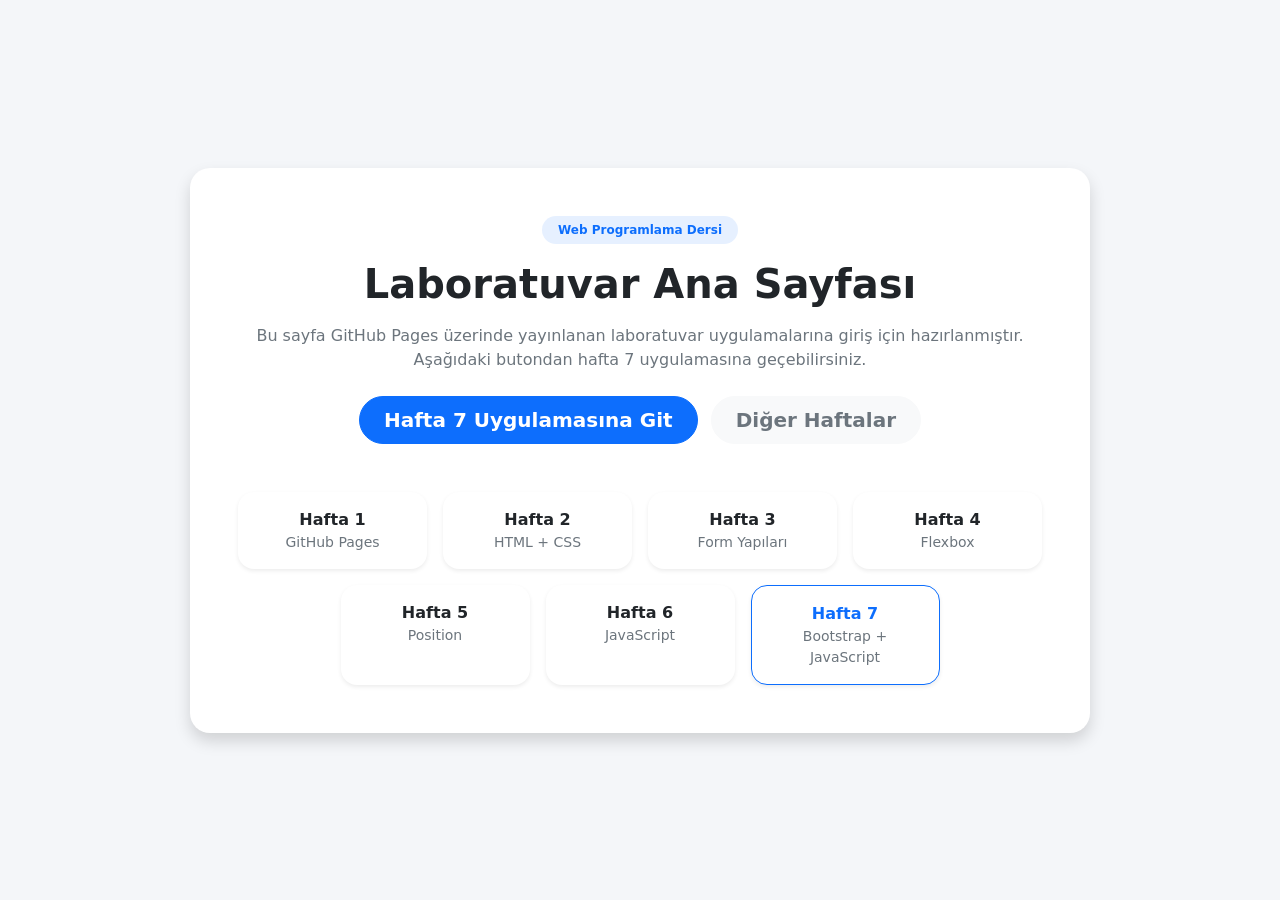
<file: index/index.html>
<!DOCTYPE html>
<html lang="tr">
<head>
    <meta charset="UTF-8">
    <meta name="viewport" content="width=device-width, initial-scale=1.0">
    <title>Laboratuvar Ana Sayfası</title>
    <link href="https://cdn.jsdelivr.net/npm/bootstrap@5.3.3/dist/css/bootstrap.min.css" rel="stylesheet">
    <style>
        body { 
            background-color: #f4f6f9; 
            display: flex; justify-content: center; align-items: center; 
            min-height: 100vh; padding: 20px;
        }
        .hub-card { max-width: 900px; width: 100%; border-radius: 20px; }
        .week-card { transition: transform 0.2s; text-decoration: none; color: inherit; }
        .week-card:hover { transform: translateY(-5px); box-shadow: 0 10px 20px rgba(0,0,0,0.1) !important; }
    </style>
</head>
<body>
    <div class="card shadow border-0 hub-card p-4 p-md-5 bg-white">
        
        <div class="text-center mb-5">
            <span class="badge bg-primary bg-opacity-10 text-primary rounded-pill px-3 py-2 mb-3">Web Programlama Dersi</span>
            <h1 class="fw-bold mb-3">Laboratuvar Ana Sayfası</h1>
            <p class="text-secondary">Bu sayfa GitHub Pages üzerinde yayınlanan laboratuvar uygulamalarına giriş için hazırlanmıştır. Aşağıdaki butondan hafta 7 uygulamasına geçebilirsiniz.</p>
            <div class="mt-4">
                <a href="hafta7.html" class="btn btn-primary btn-lg px-4 me-2 rounded-pill fw-semibold">Hafta 7 Uygulamasına Git</a>
                <button class="btn btn-light btn-lg px-4 rounded-pill fw-semibold text-secondary">Diğer Haftalar</button>
            </div>
        </div>

        <div class="row g-3 justify-content-center">
            <div class="col-6 col-md-3">
                <a href="#" class="card week-card shadow-sm border-0 text-center p-3 h-100 rounded-4">
                    <div class="fw-bold text-dark">Hafta 1</div><div class="text-secondary small">GitHub Pages</div>
                </a>
            </div>
            <div class="col-6 col-md-3">
                <a href="cv.html" class="card week-card shadow-sm border-0 text-center p-3 h-100 rounded-4">
                    <div class="fw-bold text-dark">Hafta 2</div><div class="text-secondary small">HTML + CSS</div>
                </a>
            </div>
            <div class="col-6 col-md-3">
                <a href="cv.html" class="card week-card shadow-sm border-0 text-center p-3 h-100 rounded-4">
                    <div class="fw-bold text-dark">Hafta 3</div><div class="text-secondary small">Form Yapıları</div>
                </a>
            </div>
            <div class="col-6 col-md-3">
                <a href="flexbox.html" class="card week-card shadow-sm border-0 text-center p-3 h-100 rounded-4">
                    <div class="fw-bold text-dark">Hafta 4</div><div class="text-secondary small">Flexbox</div>
                </a>
            </div>
            <div class="col-6 col-md-3">
                <a href="lab-position.html" class="card week-card shadow-sm border-0 text-center p-3 h-100 rounded-4">
                    <div class="fw-bold text-dark">Hafta 5</div><div class="text-secondary small">Position</div>
                </a>
            </div>
            <div class="col-6 col-md-3">
                <a href="calculator.html" class="card week-card shadow-sm border-0 text-center p-3 h-100 rounded-4">
                    <div class="fw-bold text-dark">Hafta 6</div><div class="text-secondary small">JavaScript</div>
                </a>
            </div>
            <div class="col-6 col-md-3">
                <a href="hafta7.html" class="card week-card shadow-sm border-primary text-center p-3 h-100 rounded-4">
                    <div class="fw-bold text-primary">Hafta 7</div><div class="text-secondary small">Bootstrap + JavaScript</div>
                </a>
            </div>
        </div>

    </div>
</body>
</html>
</file>
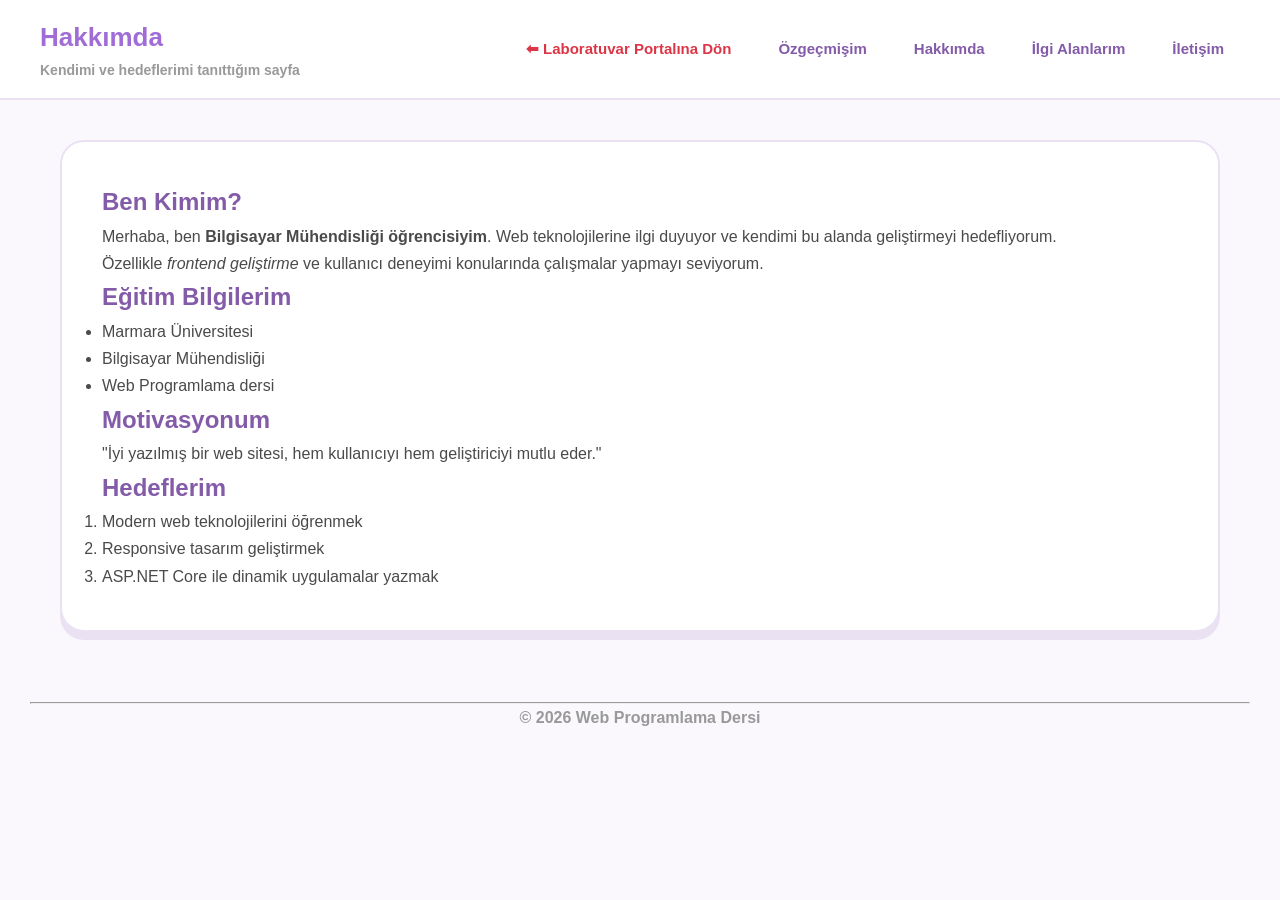
<file: index/about.html>
<!DOCTYPE html>
<html lang="tr">
<head>
    <meta charset="UTF-8">
    <title>Hakkımda</title>
    <link rel="stylesheet" href="../styles/style.css">
</head>
<body>
    <header>
        <div class="header-left">
            <h1>Hakkımda</h1>
            <p>Kendimi ve hedeflerimi tanıttığım sayfa</p>
        </div>
        <nav>
            <ul>
                <li><a href="index.html" style="color: #dc3545; font-weight: bold;">⬅ Laboratuvar Portalına Dön</a></li>
                <li><a href="cv.html">Özgeçmişim</a></li>
                <li><a href="about.html">Hakkımda</a></li>
                <li><a href="interests.html">İlgi Alanlarım</a></li>
                <li><a href="contact.html">İletişim</a></li>
            </ul>
        </nav>
    </header>

    <main class="container">
        <div class="content" style="width: 100%;">
            <h2>Ben Kimim?</h2>
            <p>Merhaba, ben <strong>Bilgisayar Mühendisliği öğrencisiyim</strong>. Web teknolojilerine ilgi duyuyor ve kendimi bu alanda geliştirmeyi hedefliyorum.</p>
            <p>Özellikle <em>frontend geliştirme</em> ve kullanıcı deneyimi konularında çalışmalar yapmayı seviyorum.</p>

            <h2>Eğitim Bilgilerim</h2>
            <ul>
                <li>Marmara Üniversitesi</li>
                <li>Bilgisayar Mühendisliği</li>
                <li>Web Programlama dersi</li>
            </ul>

            <h2>Motivasyonum</h2>
            <blockquote>
                "İyi yazılmış bir web sitesi, hem kullanıcıyı hem geliştiriciyi mutlu eder."
            </blockquote>

            <h2>Hedeflerim</h2>
            <ol>
                <li>Modern web teknolojilerini öğrenmek</li>
                <li>Responsive tasarım geliştirmek</li>
                <li>ASP.NET Core ile dinamik uygulamalar yazmak</li>
            </ol>
        </div>
    </main>

    <footer>
        <hr>
        <p>&copy; 2026 Web Programlama Dersi</p>
    </footer>
</body>
</html>
</file>
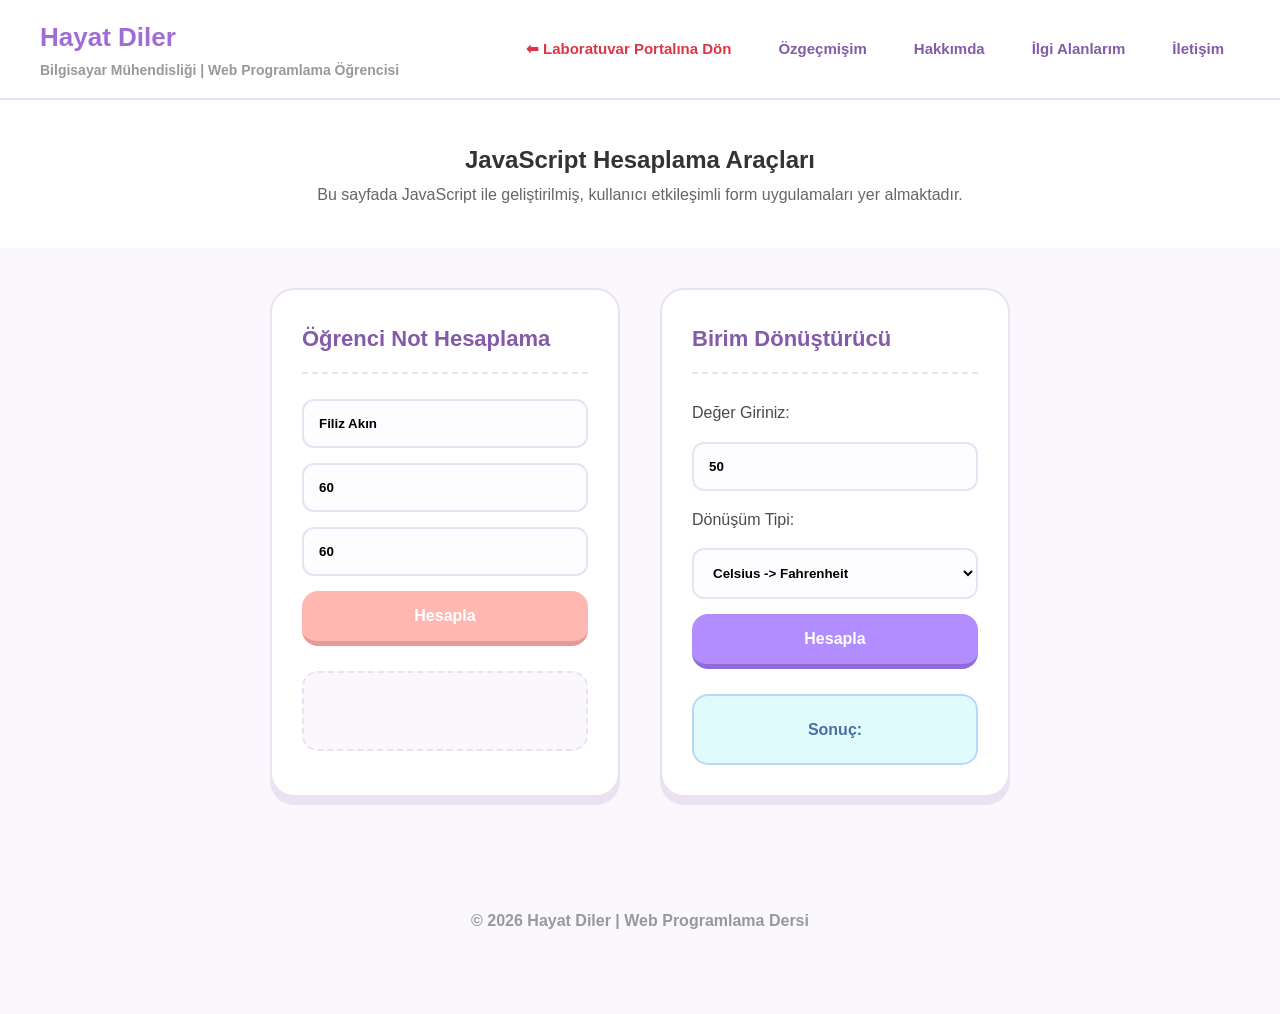
<file: index/calculator.html>
<!DOCTYPE html>
<html lang="tr">
<head>
    <meta charset="UTF-8">
    <title>JavaScript Uygulamaları - Hayat Diler</title>
    <link rel="stylesheet" href="../styles/style.css">
</head>
<body>
    <header>
        <div class="header-left">
            <h1>Hayat Diler</h1>
            <p>Bilgisayar Mühendisliği | Web Programlama Öğrencisi</p>
        </div>
        <nav>
            <ul>
                <li><a href="index.html" style="color: #dc3545; font-weight: bold;">⬅ Laboratuvar Portalına Dön</a></li>
        
                <li><a href="cv.html">Özgeçmişim</a></li>
                <li><a href="about.html">Hakkımda</a></li>
                <li><a href="interests.html">İlgi Alanlarım</a></li>
                <li><a href="contact.html">İletişim</a></li>
            </ul>
        </nav>
    </header>

    <main style="padding: 40px 20px; text-align: center; background-color: #fff;">
        <h2 style="color: #333; margin-top: 0;">JavaScript Hesaplama Araçları</h2>
        <p style="color: #666;">Bu sayfada JavaScript ile geliştirilmiş, kullanıcı etkileşimli form uygulamaları yer almaktadır.</p>
    </main>

    <div class="js-apps-container">
        
        <div class="app-card">
            <h3>Öğrenci Not Hesaplama</h3>
            <input type="text" id="adSoyad" placeholder="Ad Soyad" value="Filiz Akın">
            <input type="number" id="vizeNotu" placeholder="Vize Notu" value="60">
            <input type="number" id="finalNotu" placeholder="Final Notu" value="60">
            <button onclick="hesaplaNot()">Hesapla</button>
            <div id="notSonuc" class="result-box"></div>
        </div>

        <div class="app-card">
            <h3>Birim Dönüştürücü</h3>
            <label>Değer Giriniz:</label>
            <input type="number" id="donusumDegeri" value="50">
            
            <label>Dönüşüm Tipi:</label>
            <select id="donusumTipi">
                <option value="c_to_f">Celsius -> Fahrenheit</option>
                <option value="m_to_km">Metre -> Kilometre</option>
                <option value="kg_to_g">Kilogram -> Gram</option>
            </select>
            
            <button onclick="hesaplaDonusum()" class="btn-blue">Hesapla</button>
            <div id="donusumSonuc" class="result-box-green">Sonuç: </div>
        </div>

    </div>

    <footer>
        <p>&copy; 2026 Hayat Diler | Web Programlama Dersi</p>
    </footer>

    <script>
        // Uygulama 1: Öğrenci Not Hesaplama
        function hesaplaNot() {
            let isim = document.getElementById("adSoyad").value;
            let vize = parseFloat(document.getElementById("vizeNotu").value);
            let final = parseFloat(document.getElementById("finalNotu").value);
            
            // Ortalama hesabı: Vize %40, Final %60
            let ortalama = (vize * 0.4) + (final * 0.6);
            
            // Durum kontrolü (>= 50 ise Geçti)
            let durum = ortalama >= 50 ? "Geçti" : "Kaldı";
            
            // Basit harf notu algoritması
            let harf = "FF";
            if(ortalama >= 85) harf = "AA";
            else if(ortalama >= 70) harf = "BB";
            else if(ortalama >= 60) harf = "CB";
            else if(ortalama >= 50) harf = "CC";

            // Sonucu HTML'e yazdırma
            let sonucAlani = document.getElementById("notSonuc");
            sonucAlani.innerHTML = `<strong>${isim}</strong><br>
                                    Ortalama: ${ortalama.toFixed(2)}<br>
                                    Harf Notu: ${harf}<br>
                                    Durum: ${durum}`;
        }

        // Uygulama 2: Birim Dönüştürücü
        function hesaplaDonusum() {
            let deger = parseFloat(document.getElementById("donusumDegeri").value);
            let tip = document.getElementById("donusumTipi").value;
            let sonuc = 0;

            // Seçilen tipe göre işlem yapma
            if (tip === "c_to_f") {
                sonuc = (deger * 9/5) + 32; // Celsius -> Fahrenheit
            } else if (tip === "m_to_km") {
                sonuc = deger / 1000;       // Metre -> Kilometre
            } else if (tip === "kg_to_g") {
                sonuc = deger * 1000;       // Kilogram -> Gram
            }

            // Sonucu yazdırma ve ondalık formatı düzenleme
            document.getElementById("donusumSonuc").innerText = `Sonuç: ${sonuc}`;
        }
    </script>
</body>
</html>
</file>
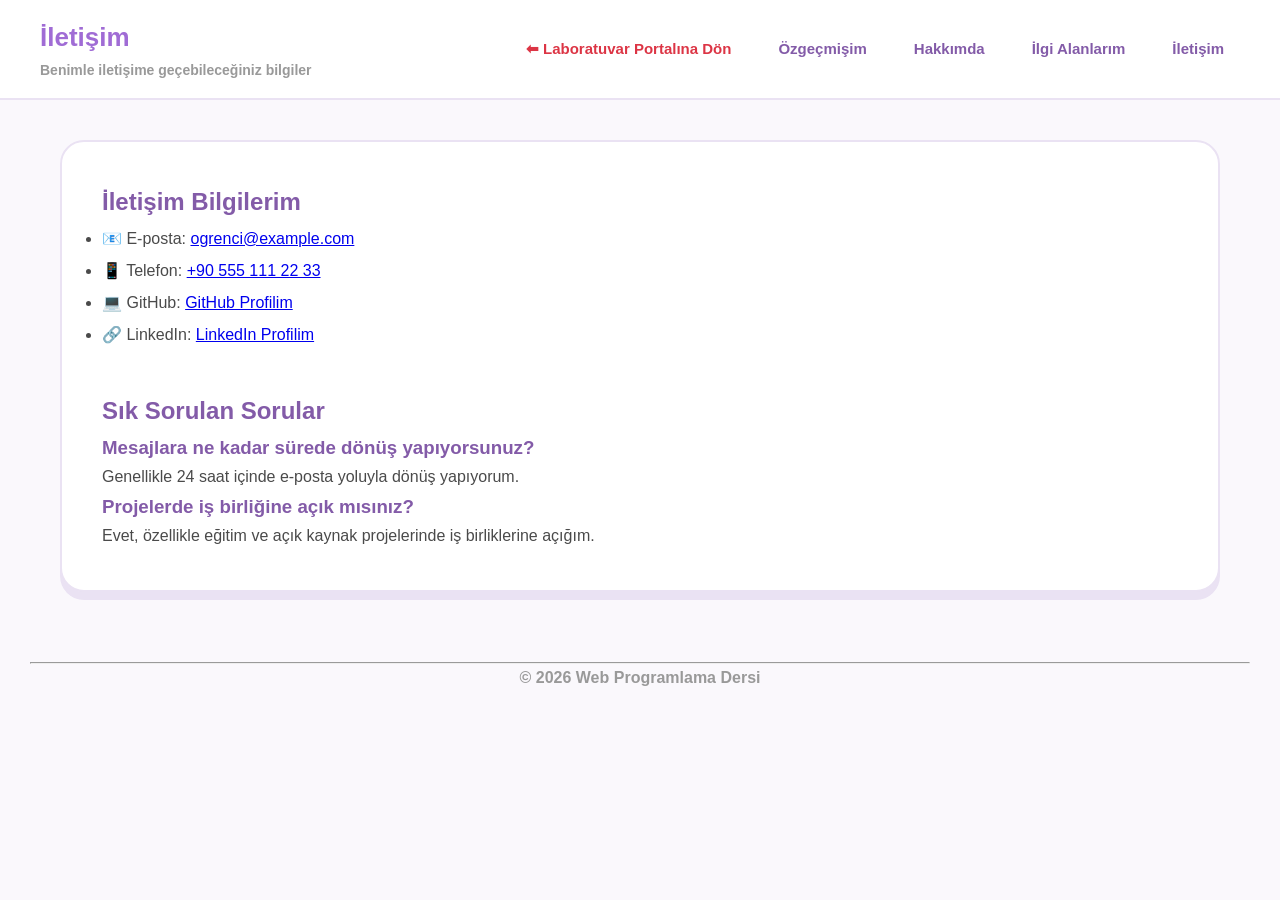
<file: index/contact.html>
<!DOCTYPE html>
<html lang="tr">
<head>
    <meta charset="UTF-8">
    <title>İletişim</title>
    <link rel="stylesheet" href="../styles/style.css">
</head>
<body>

    <header>
        <div class="header-left">
            <h1>İletişim</h1>
            <p>Benimle iletişime geçebileceğiniz bilgiler</p>
        </div>
        <nav>
            <ul>
                <li><a href="index.html" style="color: #dc3545; font-weight: bold;">⬅ Laboratuvar Portalına Dön</a></li>
                <li><a href="cv.html">Özgeçmişim</a></li>
                <li><a href="about.html">Hakkımda</a></li>
                <li><a href="interests.html">İlgi Alanlarım</a></li>
                <li><a href="contact.html">İletişim</a></li>
            </ul>
        </nav>
    </header>

    <main class="container">
        <div class="content" style="width: 100%;">
            <section>
                <h2>İletişim Bilgilerim</h2>
                <ul style="line-height: 2;">
                    <li>📧 E-posta: <a href="mailto:ogrenci@example.com">ogrenci@example.com</a></li> 
                    <li>📱 Telefon: <a href="tel:+905551112233">+90 555 111 22 33</a></li>
                    <li>💻 GitHub: <a href="https://github.com" target="_blank">GitHub Profilim</a></li> 
                    <li>🔗 LinkedIn: <a href="https://linkedin.com" target="_blank">LinkedIn Profilim</a></li>
                </ul>
            </section>

            <section style="margin-top: 40px;">
                <h2>Sık Sorulan Sorular</h2>
                <h3>Mesajlara ne kadar sürede dönüş yapıyorsunuz?</h3>
                <p>Genellikle 24 saat içinde e-posta yoluyla dönüş yapıyorum.</p>
                
                <h3>Projelerde iş birliğine açık mısınız?</h3>
                <p>Evet, özellikle eğitim ve açık kaynak projelerinde iş birliklerine açığım.</p>
            </section>
        </div>
    </main>

    <footer>
        <hr>
        <p>&copy; 2026 Web Programlama Dersi</p>
    </footer>
</body>
</html>
</file>
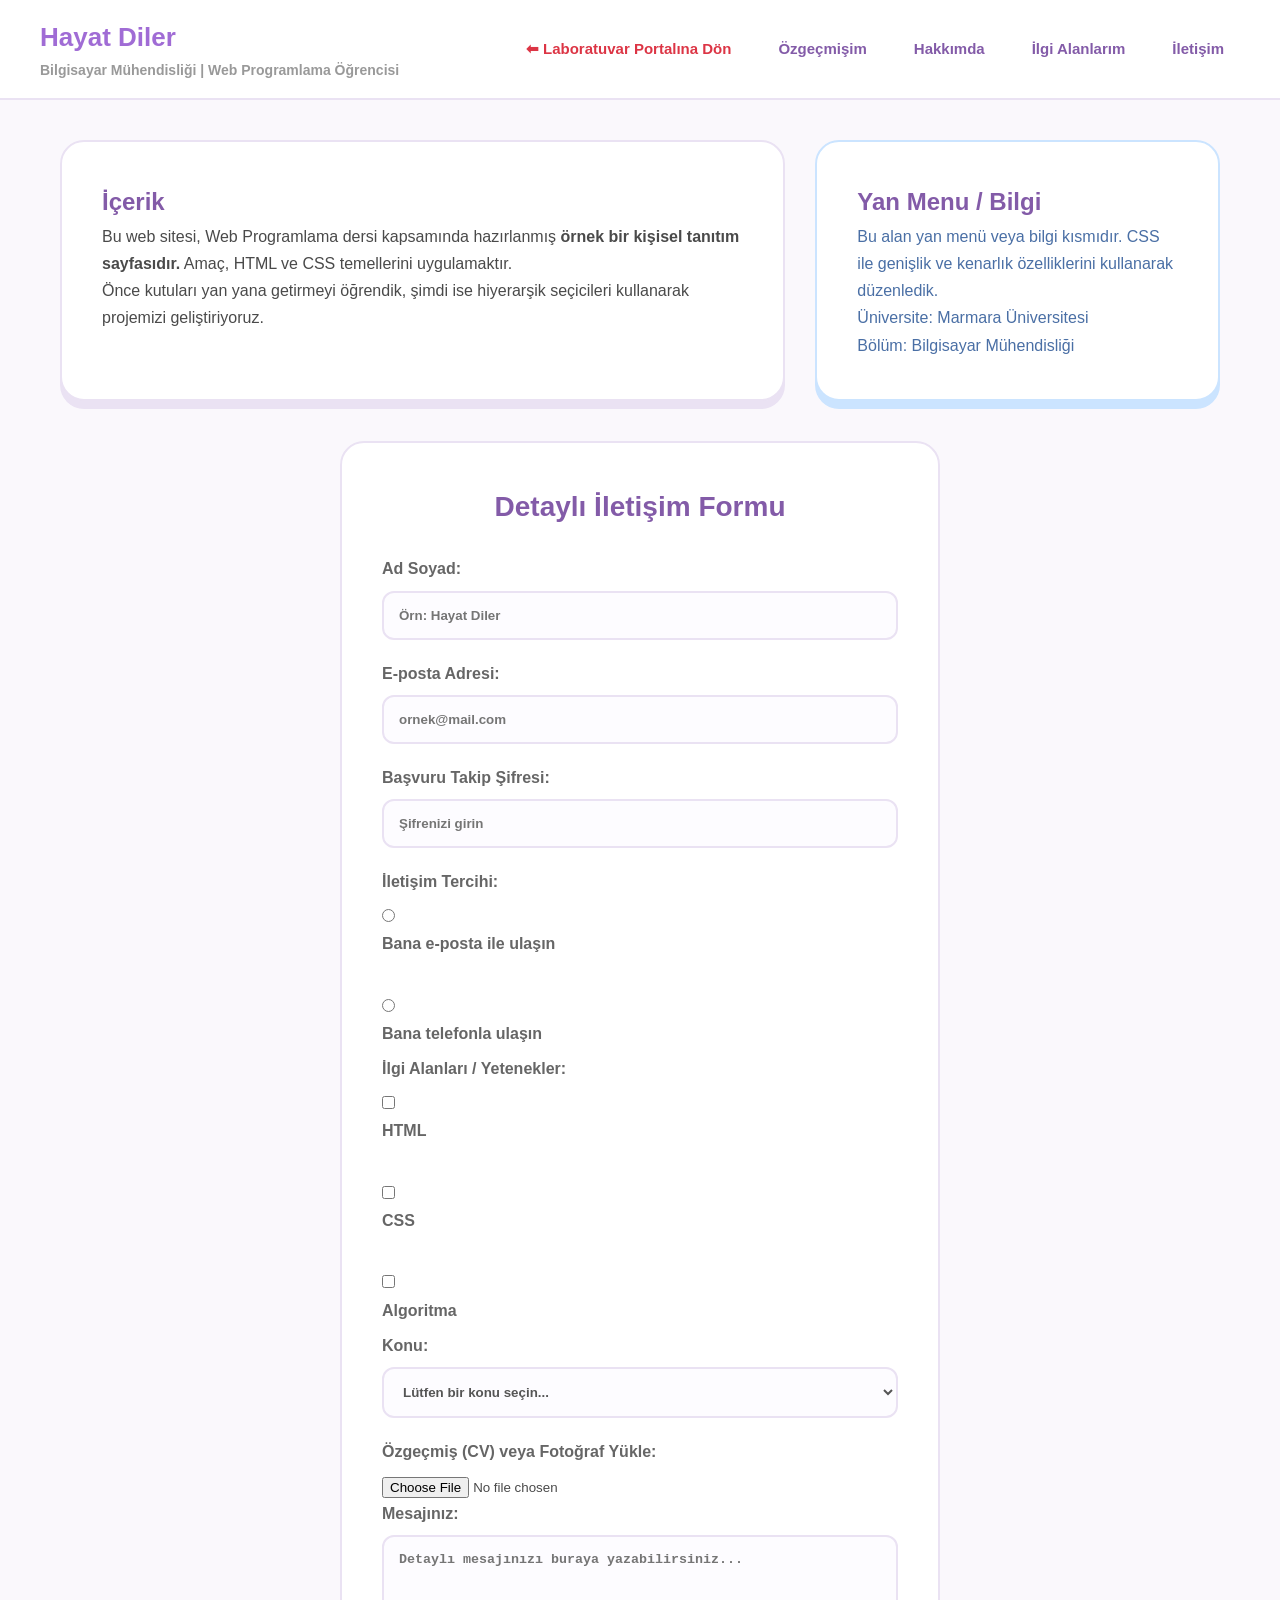
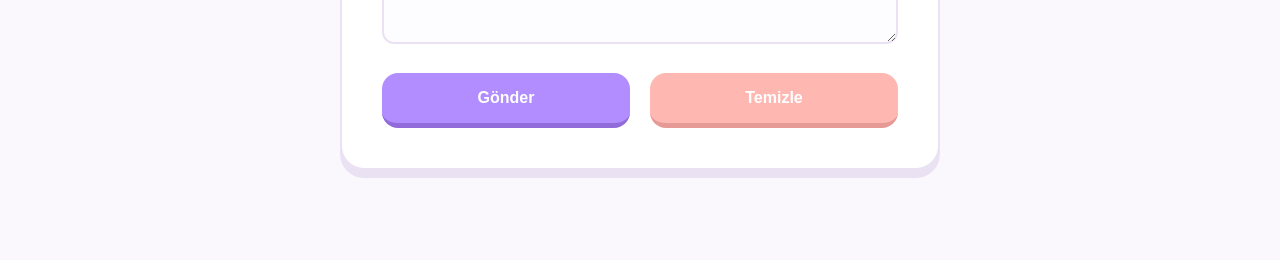
<file: index/cv.html>
<!DOCTYPE html>
<html lang="tr">
<head>
    <meta charset="UTF-8">
    <title>Ana Sayfa - Hayat Diler</title>
    <link rel="stylesheet" href="../styles/style.css">
</head>
<body>
    <header>
        <div class="header-left">
            <h1>Hayat Diler</h1>
            <p>Bilgisayar Mühendisliği | Web Programlama Öğrencisi</p>
        </div>
        <nav>
            <ul>
                <li><a href="index.html" style="color: #dc3545; font-weight: bold;">⬅ Laboratuvar Portalına Dön</a></li>
        
                <li><a href="cv.html">Özgeçmişim</a></li>
                <li><a href="about.html">Hakkımda</a></li>
                <li><a href="interests.html">İlgi Alanlarım</a></li>
                <li><a href="contact.html">İletişim</a></li>
            </ul>
        </nav>
    </header>

    <main class="container">
        <section class="content">
            <h2>İçerik</h2>
            <p>Bu web sitesi, Web Programlama dersi kapsamında hazırlanmış <strong>örnek bir kişisel tanıtım sayfasıdır.</strong> Amaç, HTML ve CSS temellerini uygulamaktır.</p>
            <p>Önce kutuları yan yana getirmeyi öğrendik, şimdi ise hiyerarşik seçicileri kullanarak projemizi geliştiriyoruz.</p>
        </section>

        <aside class="sidebar">
            <h2>Yan Menu / Bilgi</h2>
            <p>Bu alan yan menü veya bilgi kısmıdır. CSS ile genişlik ve kenarlık özelliklerini kullanarak düzenledik.</p>
            <p>
                Üniversite: Marmara Üniversitesi<br>
                Bölüm: Bilgisayar Mühendisliği
            </p>
        </aside>
    </main>

    <div class="contact-container">
        <h2>Detaylı İletişim Formu</h2>
        <form action="#">
            <label for="ad-soyad">Ad Soyad:</label>
            <input type="text" id="ad-soyad" placeholder="Örn: Hayat Diler" required>

            <label for="email">E-posta Adresi:</label>
            <input type="email" id="email" placeholder="ornek@mail.com" required>

            <label for="sifre">Başvuru Takip Şifresi:</label>
            <input type="password" id="sifre" placeholder="Şifrenizi girin">

            <label>İletişim Tercihi:</label>
            <div class="radio-group">
                <input type="radio" id="mail-tercih" name="tercih" value="email">
                <label for="mail-tercih">Bana e-posta ile ulaşın</label><br>
                <input type="radio" id="tel-tercih" name="tercih" value="telefon">
                <label for="tel-tercih">Bana telefonla ulaşın</label>
            </div>

            <label>İlgi Alanları / Yetenekler:</label>
            <div class="checkbox-group">
                <input type="checkbox" id="html" value="html"> <label for="html">HTML</label><br>
                <input type="checkbox" id="css" value="css"> <label for="css">CSS</label><br>
                <input type="checkbox" id="algoritma" value="algoritma"> <label for="algoritma">Algoritma</label>
            </div>

            <label for="konu">Konu:</label>
            <select id="konu">
                <option value="">Lütfen bir konu seçin...</option>
                <option value="is">İş Teklifi</option>
                <option value="soru">Soru</option>
                <option value="geribildirim">Geri Bildirim</option>
            </select>

            <label for="dosya">Özgeçmiş (CV) veya Fotoğraf Yükle:</label>
            <input type="file" id="dosya">

            <label for="mesaj">Mesajınız:</label>
            <textarea id="mesaj" rows="5" placeholder="Detaylı mesajınızı buraya yazabilirsiniz..."></textarea>

            <div class="button-group">
                <button type="submit" class="btn-gonder">Gönder</button>
                <button type="reset" class="btn-temizle">Temizle</button>
            </div>
        </form>
    </div>
</body>
</html>
</file>
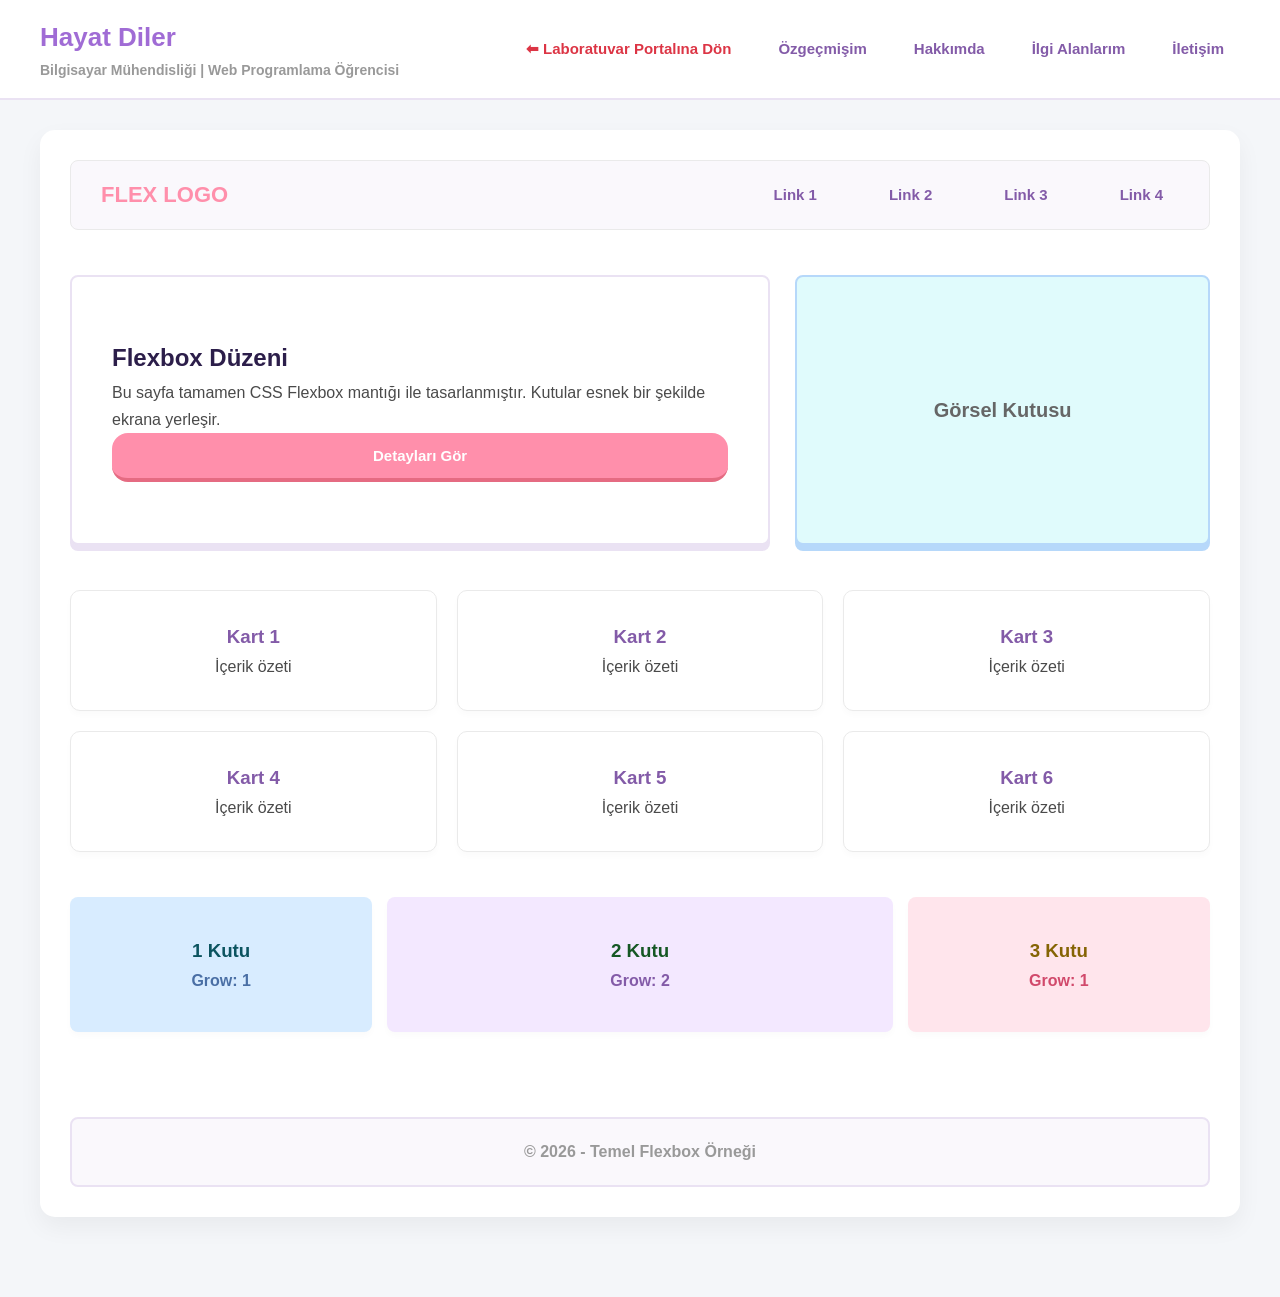
<file: index/flexbox.html>
<!DOCTYPE html>
<html lang="tr">
<head>
    <meta charset="UTF-8">
    <title>Flexbox Uygulaması - Hayat Diler</title>
    <link rel="stylesheet" href="../styles/style.css">
    
    <style>
        body { background-color: #f4f6f9; }
        
        #flex-odev {
            border: none !important; /* O çirkin kalın çerçeveyi sildik */
            height: auto !important; /* İçeriğin sıkışmasını engeller */
            min-height: 80vh;
            margin: 30px auto !important;
            max-width: 1200px; /* Diğer sayfalarla aynı genişlikte tutar */
            background-color: #ffffff;
            border-radius: 15px;
            box-shadow: 0 10px 25px rgba(0,0,0,0.05); /* Modern gölge */
            padding: 30px;
        }

        /* İç kutulara yuvarlaklık ve ferahlık kattık */
        .flex-navbar { border-radius: 8px; margin-bottom: 20px; border: 1px solid #eaeaea; }
        .flex-hero { border-radius: 8px; margin-bottom: 20px; }
        .hero-content, .hero-image { border-radius: 8px; }
        .flex-cards { background: transparent; padding: 0; margin-bottom: 20px; border: none; }
        .f-card { 
            border-radius: 10px; 
            border: 1px solid #eaeaea; 
            box-shadow: 0 4px 6px rgba(0,0,0,0.02); 
            transition: transform 0.2s;
        }
        .f-card:hover { transform: translateY(-5px); }
        .flex-grow-area { margin-bottom: 20px; gap: 15px; }
        .grow-1, .grow-2, .grow-3 { border-radius: 8px; border: none; box-shadow: 0 4px 6px rgba(0,0,0,0.02); }
        .flex-bottom { border-radius: 8px; }
    </style>
</head>
<body>
    <header>
        <div class="header-left">
            <h1>Hayat Diler</h1>
            <p>Bilgisayar Mühendisliği | Web Programlama Öğrencisi</p>
        </div>
        <nav>
            <ul>
                <li><a href="index.html" style="color: #dc3545; font-weight: bold;">⬅ Laboratuvar Portalına Dön</a></li>
                <li><a href="cv.html">Özgeçmişim</a></li>
                <li><a href="about.html">Hakkımda</a></li>
                <li><a href="interests.html">İlgi Alanlarım</a></li>
                <li><a href="contact.html">İletişim</a></li>
            </ul>
        </nav>
    </header>

    <div id="flex-odev" class="wrapper">
        
        <nav class="flex-navbar">
            <div class="logo">FLEX LOGO</div>
            <ul class="flex-links">
                <li><a href="#" style="font-weight: bold;">Link 1</a></li>
                <li><a href="#" style="font-weight: bold;">Link 2</a></li>
                <li><a href="#" style="font-weight: bold;">Link 3</a></li>
                <li><a href="#" style="font-weight: bold;">Link 4</a></li>
            </ul>
        </nav>

        <section class="flex-hero">
            <div class="hero-content">
                <h1 style="color: #2c1e4a;">Flexbox Düzeni</h1>
                <p>Bu sayfa tamamen CSS Flexbox mantığı ile tasarlanmıştır. Kutular esnek bir şekilde ekrana yerleşir.</p>
                <button class="flex-btn">Detayları Gör</button>
            </div>
            <div class="hero-image">
                <span style="color: #666; font-weight: bold;">Görsel Kutusu</span>
            </div>
        </section>

        <section class="flex-cards">
            <div class="f-card"><h3>Kart 1</h3><p>İçerik özeti</p></div>
            <div class="f-card"><h3>Kart 2</h3><p>İçerik özeti</p></div>
            <div class="f-card"><h3>Kart 3</h3><p>İçerik özeti</p></div>
            <div class="f-card"><h3>Kart 4</h3><p>İçerik özeti</p></div>
            <div class="f-card"><h3>Kart 5</h3><p>İçerik özeti</p></div>
            <div class="f-card"><h3>Kart 6</h3><p>İçerik özeti</p></div>
        </section>

        <section class="flex-grow-area">
            <div class="grow-1"><h3 style="color: #0c5460;">1 Kutu</h3><p>Grow: 1</p></div>
            <div class="grow-2"><h3 style="color: #155724;">2 Kutu</h3><p>Grow: 2</p></div>
            <div class="grow-3"><h3 style="color: #856404;">3 Kutu</h3><p>Grow: 1</p></div>
        </section>

        <footer class="flex-bottom">
            <p>&copy; 2026 - Temel Flexbox Örneği</p>
        </footer>
    </div>

</body>
</html>
</file>
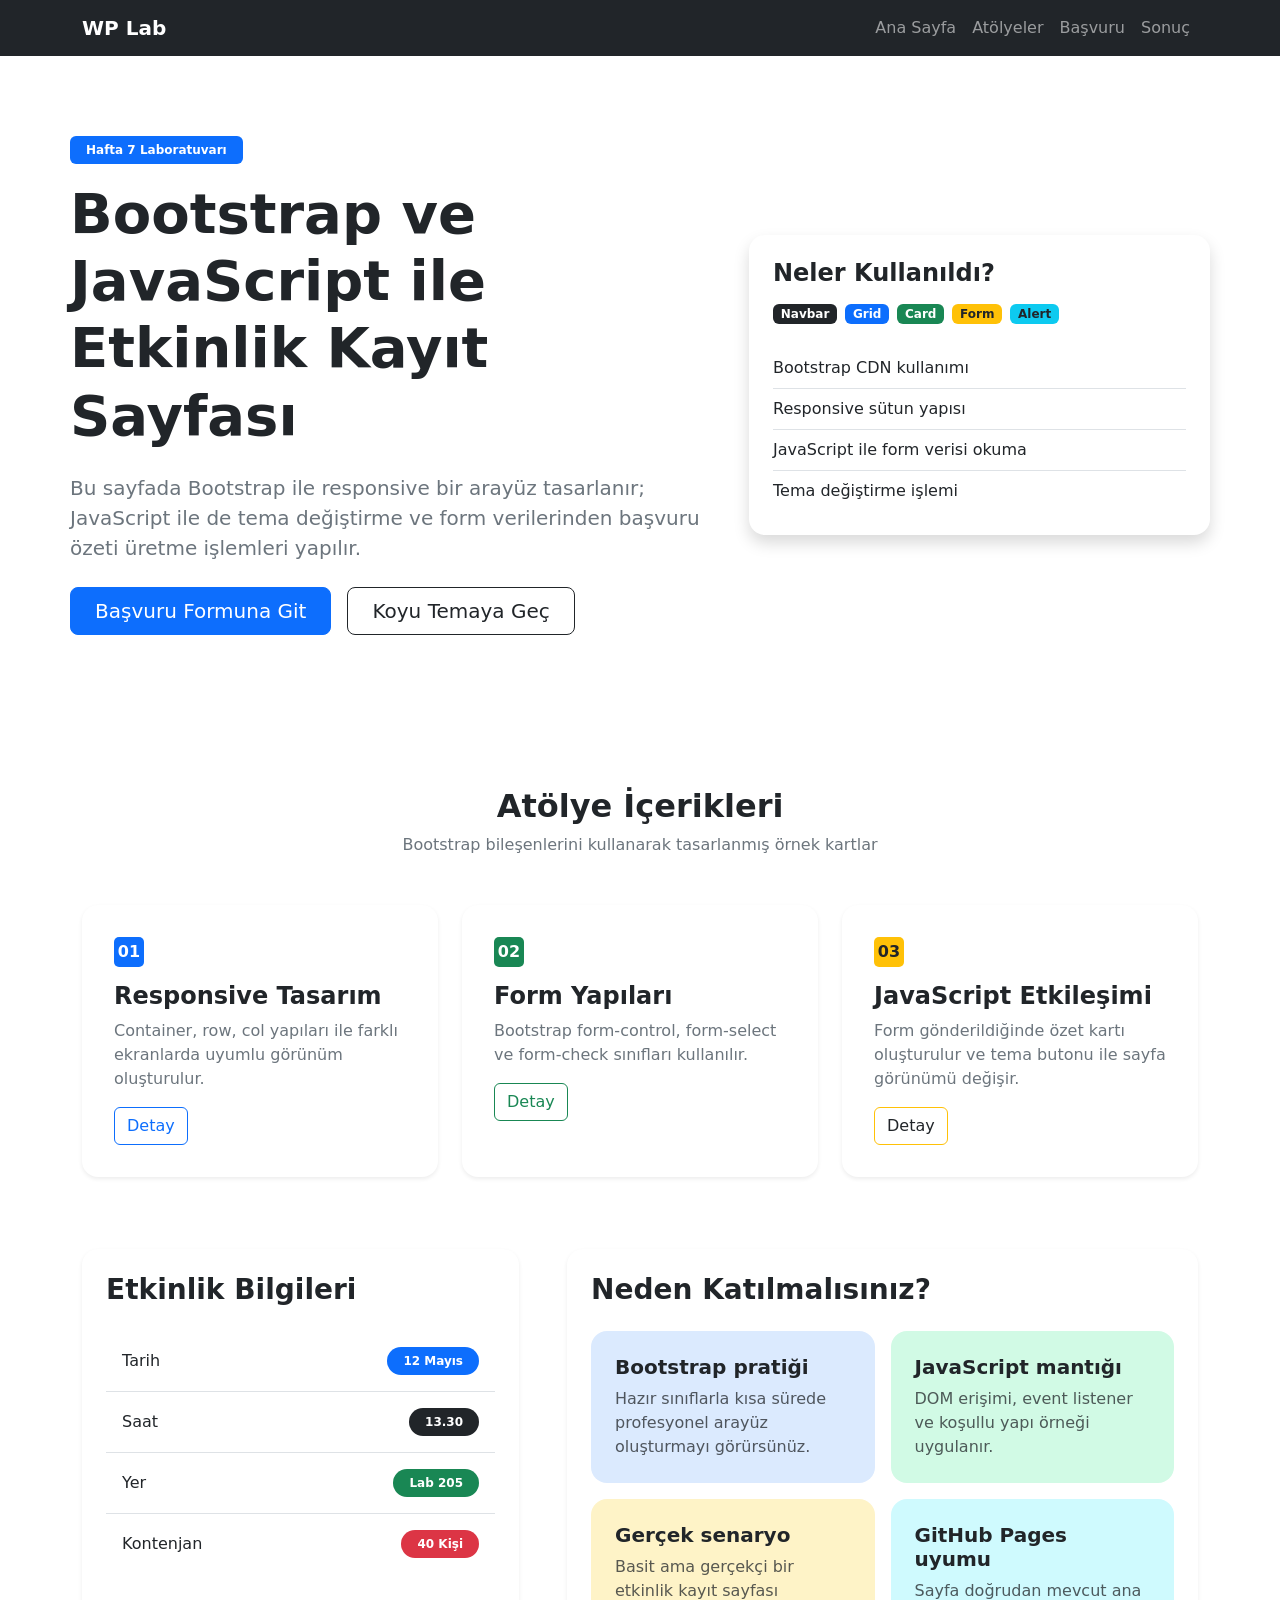
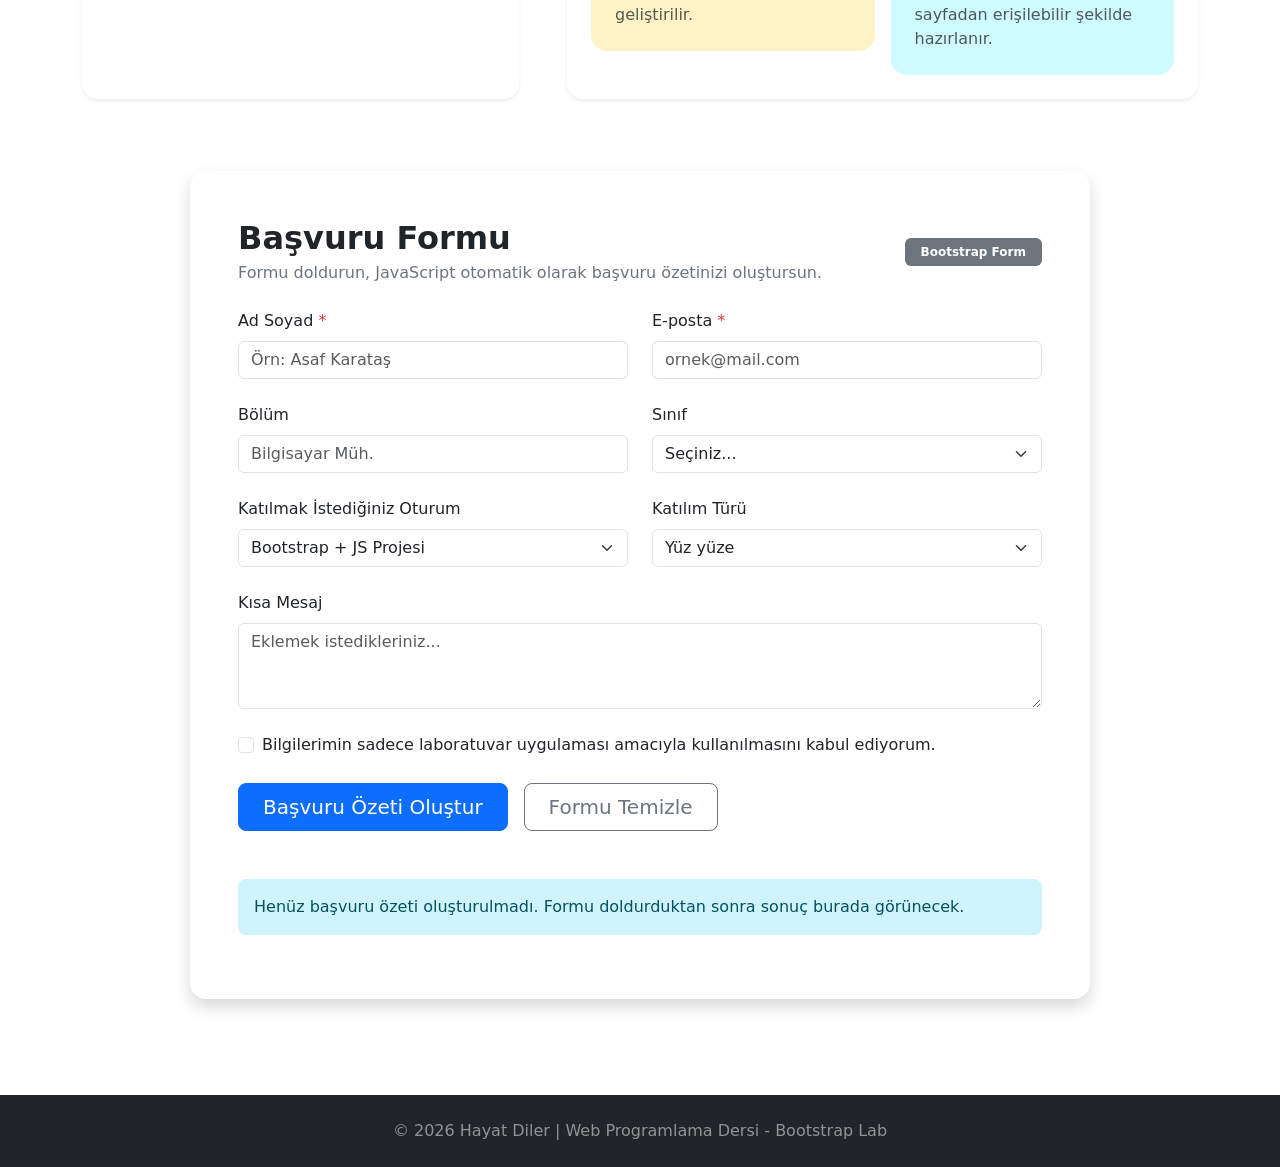
<file: index/hafta7.html>
<!DOCTYPE html>
<html lang="tr" data-bs-theme="light">
<head>
    <meta charset="UTF-8">
    <meta name="viewport" content="width=device-width, initial-scale=1.0">
    <title>Hafta 7 - Bootstrap ve JS</title>
    <link href="https://cdn.jsdelivr.net/npm/bootstrap@5.3.3/dist/css/bootstrap.min.css" rel="stylesheet">
    <link rel="stylesheet" href="../styles/hafta7.css">
</head>
<body>

    <nav class="navbar navbar-expand-lg navbar-dark bg-dark">
        <div class="container">
            <a class="navbar-brand fw-bold" href="#">WP Lab</a>
            <button class="navbar-toggler" type="button" data-bs-toggle="collapse" data-bs-target="#navbarNav">
                <span class="navbar-toggler-icon"></span>
            </button>
            <div class="collapse navbar-collapse justify-content-end" id="navbarNav">
                <ul class="navbar-nav">
                    <li class="nav-item"><a class="nav-link" href="index.html">Ana Sayfa</a></li>
                    <li class="nav-item"><a class="nav-link" href="#atolyeler">Atölyeler</a></li>
                    <li class="nav-item"><a class="nav-link" href="#basvuru">Başvuru</a></li>
                    <li class="nav-item"><a class="nav-link" href="#sonucAlani">Sonuç</a></li>
                </ul>
            </div>
        </div>
    </nav>

    <section class="hero-section container">
        <div class="row align-items-center gap-4 gap-lg-0">
            <div class="col-lg-7">
                <span class="badge bg-primary mb-3 px-3 py-2">Hafta 7 Laboratuvarı</span>
                <h1 class="display-4 fw-bold mb-4">Bootstrap ve JavaScript ile Etkinlik Kayıt Sayfası</h1>
                <p class="lead text-secondary mb-4">Bu sayfada Bootstrap ile responsive bir arayüz tasarlanır; JavaScript ile de tema değiştirme ve form verilerinden başvuru özeti üretme işlemleri yapılır.</p>
                <div class="d-flex gap-3">
                    <a href="#basvuru" class="btn btn-primary btn-lg px-4">Başvuru Formuna Git</a>
                    <button id="btnTema" class="btn btn-outline-dark btn-lg px-4">Koyu Temaya Geç</button>
                </div>
            </div>
            <div class="col-lg-5">
                <div class="card shadow rounded-4 border-0">
                    <div class="card-body p-4">
                        <h4 class="fw-bold mb-3">Neler Kullanıldı?</h4>
                        <div class="d-flex gap-2 mb-4 flex-wrap">
                            <span class="badge bg-dark">Navbar</span>
                            <span class="badge bg-primary">Grid</span>
                            <span class="badge bg-success">Card</span>
                            <span class="badge bg-warning text-dark">Form</span>
                            <span class="badge bg-info text-dark">Alert</span>
                        </div>
                        <ul class="list-group list-group-flush text-secondary">
                            <li class="list-group-item px-0">Bootstrap CDN kullanımı</li>
                            <li class="list-group-item px-0">Responsive sütun yapısı</li>
                            <li class="list-group-item px-0">JavaScript ile form verisi okuma</li>
                            <li class="list-group-item px-0 border-0">Tema değiştirme işlemi</li>
                        </ul>
                    </div>
                </div>
            </div>
        </div>
    </section>

    <section id="atolyeler" class="container my-5 pt-4">
        <div class="text-center mb-5">
            <h2 class="fw-bold">Atölye İçerikleri</h2>
            <p class="text-secondary">Bootstrap bileşenlerini kullanarak tasarlanmış örnek kartlar</p>
        </div>
        <div class="row g-4">
            <div class="col-md-4">
                <div class="card h-100 shadow-sm border-0 rounded-4 p-3">
                    <div class="card-body">
                        <div class="number-badge bg-primary text-white">01</div>
                        <h4 class="fw-bold">Responsive Tasarım</h4>
                        <p class="text-secondary">Container, row, col yapıları ile farklı ekranlarda uyumlu görünüm oluşturulur.</p>
                        <button class="btn btn-outline-primary mt-auto">Detay</button>
                    </div>
                </div>
            </div>
            <div class="col-md-4">
                <div class="card h-100 shadow-sm border-0 rounded-4 p-3">
                    <div class="card-body">
                        <div class="number-badge bg-success text-white">02</div>
                        <h4 class="fw-bold">Form Yapıları</h4>
                        <p class="text-secondary">Bootstrap form-control, form-select ve form-check sınıfları kullanılır.</p>
                        <button class="btn btn-outline-success mt-auto">Detay</button>
                    </div>
                </div>
            </div>
            <div class="col-md-4">
                <div class="card h-100 shadow-sm border-0 rounded-4 p-3">
                    <div class="card-body">
                        <div class="number-badge bg-warning text-dark">03</div>
                        <h4 class="fw-bold">JavaScript Etkileşimi</h4>
                        <p class="text-secondary">Form gönderildiğinde özet kartı oluşturulur ve tema butonu ile sayfa görünümü değişir.</p>
                        <button class="btn btn-outline-warning text-dark mt-auto">Detay</button>
                    </div>
                </div>
            </div>
        </div>
    </section>

    <section class="container my-5 pt-4">
        <div class="row g-5">
            <div class="col-lg-5">
                <div class="card shadow-sm border-0 rounded-4 p-4 h-100">
                    <h3 class="fw-bold mb-4">Etkinlik Bilgileri</h3>
                    <ul class="list-group list-group-flush">
                        <li class="list-group-item d-flex justify-content-between align-items-center py-3">
                            Tarih <span class="badge bg-primary rounded-pill px-3 py-2">12 Mayıs</span>
                        </li>
                        <li class="list-group-item d-flex justify-content-between align-items-center py-3">
                            Saat <span class="badge bg-dark rounded-pill px-3 py-2">13.30</span>
                        </li>
                        <li class="list-group-item d-flex justify-content-between align-items-center py-3">
                            Yer <span class="badge bg-success rounded-pill px-3 py-2">Lab 205</span>
                        </li>
                        <li class="list-group-item d-flex justify-content-between align-items-center py-3 border-0">
                            Kontenjan <span class="badge bg-danger rounded-pill px-3 py-2">40 Kişi</span>
                        </li>
                    </ul>
                </div>
            </div>
            <div class="col-lg-7">
                <div class="card shadow-sm border-0 rounded-4 p-4 h-100">
                    <h3 class="fw-bold mb-4">Neden Katılmalısınız?</h3>
                    <div class="row g-3">
                        <div class="col-md-6">
                            <div class="p-4 rounded-4" style="background-color: #dbeafe;">
                                <h5 class="fw-bold text-dark">Bootstrap pratiği</h5>
                                <p class="text-dark mb-0 opacity-75">Hazır sınıflarla kısa sürede profesyonel arayüz oluşturmayı görürsünüz.</p>
                            </div>
                        </div>
                        <div class="col-md-6">
                            <div class="p-4 rounded-4" style="background-color: #d1fae5;">
                                <h5 class="fw-bold text-dark">JavaScript mantığı</h5>
                                <p class="text-dark mb-0 opacity-75">DOM erişimi, event listener ve koşullu yapı örneği uygulanır.</p>
                            </div>
                        </div>
                        <div class="col-md-6">
                            <div class="p-4 rounded-4" style="background-color: #fef3c7;">
                                <h5 class="fw-bold text-dark">Gerçek senaryo</h5>
                                <p class="text-dark mb-0 opacity-75">Basit ama gerçekçi bir etkinlik kayıt sayfası geliştirilir.</p>
                            </div>
                        </div>
                        <div class="col-md-6">
                            <div class="p-4 rounded-4" style="background-color: #cffafe;">
                                <h5 class="fw-bold text-dark">GitHub Pages uyumu</h5>
                                <p class="text-dark mb-0 opacity-75">Sayfa doğrudan mevcut ana sayfadan erişilebilir şekilde hazırlanır.</p>
                            </div>
                        </div>
                    </div>
                </div>
            </div>
        </div>
    </section>

    <section id="basvuru" class="container my-5 pt-4 pb-5">
        <div class="card shadow border-0 rounded-4 p-3 p-md-5 mx-auto" style="max-width: 900px;">
            <div class="d-flex justify-content-between align-items-center mb-4">
                <div>
                    <h2 class="fw-bold mb-1">Başvuru Formu</h2>
                    <p class="text-secondary mb-0">Formu doldurun, JavaScript otomatik olarak başvuru özetinizi oluştursun.</p>
                </div>
                <span class="badge bg-secondary px-3 py-2 d-none d-md-block">Bootstrap Form</span>
            </div>

            <form id="kayitFormu">
                <div class="row g-4">
                    <div class="col-md-6">
                        <label class="form-label">Ad Soyad <span class="text-danger">*</span></label>
                        <input type="text" class="form-control" id="adSoyad" placeholder="Örn: Asaf Karataş">
                    </div>
                    <div class="col-md-6">
                        <label class="form-label">E-posta <span class="text-danger">*</span></label>
                        <input type="email" class="form-control" id="email" placeholder="ornek@mail.com">
                    </div>
                    <div class="col-md-6">
                        <label class="form-label">Bölüm</label>
                        <input type="text" class="form-control" id="bolum" placeholder="Bilgisayar Müh.">
                    </div>
                    <div class="col-md-6">
                        <label class="form-label">Sınıf</label>
                        <select class="form-select" id="sinif">
                            <option value="">Seçiniz...</option>
                            <option value="1. Sınıf">1. Sınıf</option>
                            <option value="2. Sınıf">2. Sınıf</option>
                            <option value="3. Sınıf">3. Sınıf</option>
                            <option value="4. Sınıf">4. Sınıf</option>
                        </select>
                    </div>
                    <div class="col-md-6">
                        <label class="form-label">Katılmak İstediğiniz Oturum</label>
                        <select class="form-select" id="oturum">
                            <option value="Bootstrap + JS Projesi">Bootstrap + JS Projesi</option>
                            <option value="CSS İleri Seviye">CSS İleri Seviye</option>
                        </select>
                    </div>
                    <div class="col-md-6">
                        <label class="form-label">Katılım Türü</label>
                        <select class="form-select" id="katilimTuru">
                            <option value="Yüz yüze">Yüz yüze</option>
                            <option value="Online">Online</option>
                        </select>
                    </div>
                    <div class="col-12">
                        <label class="form-label">Kısa Mesaj</label>
                        <textarea class="form-control" id="mesaj" rows="3" placeholder="Eklemek istedikleriniz..."></textarea>
                    </div>
                    <div class="col-12">
                        <div class="form-check">
                            <input class="form-check-input" type="checkbox" id="onay">
                            <label class="form-check-label" for="onay">
                                Bilgilerimin sadece laboratuvar uygulaması amacıyla kullanılmasını kabul ediyorum.
                            </label>
                        </div>
                    </div>
                    <div class="col-12 d-flex gap-3 mt-4">
                        <button type="submit" class="btn btn-primary btn-lg px-4">Başvuru Özeti Oluştur</button>
                        <button type="reset" class="btn btn-outline-secondary btn-lg px-4">Formu Temizle</button>
                    </div>
                </div>
            </form>

            <div id="sonucAlani" class="alert alert-info mt-5 border-0 rounded-3">
                Henüz başvuru özeti oluşturulmadı. Formu doldurduktan sonra sonuç burada görünecek.
            </div>
        </div>
    </section>

    <footer class="bg-dark text-white text-center py-4 mt-5">
        <p class="mb-0 text-white-50">&copy; 2026 Hayat Diler | Web Programlama Dersi - Bootstrap Lab</p>
    </footer>

    <script src="https://cdn.jsdelivr.net/npm/bootstrap@5.3.3/dist/js/bootstrap.bundle.min.js"></script>

    <script src="../scripts/hafta7.js"></script>
    
</body>
</html>
</file>
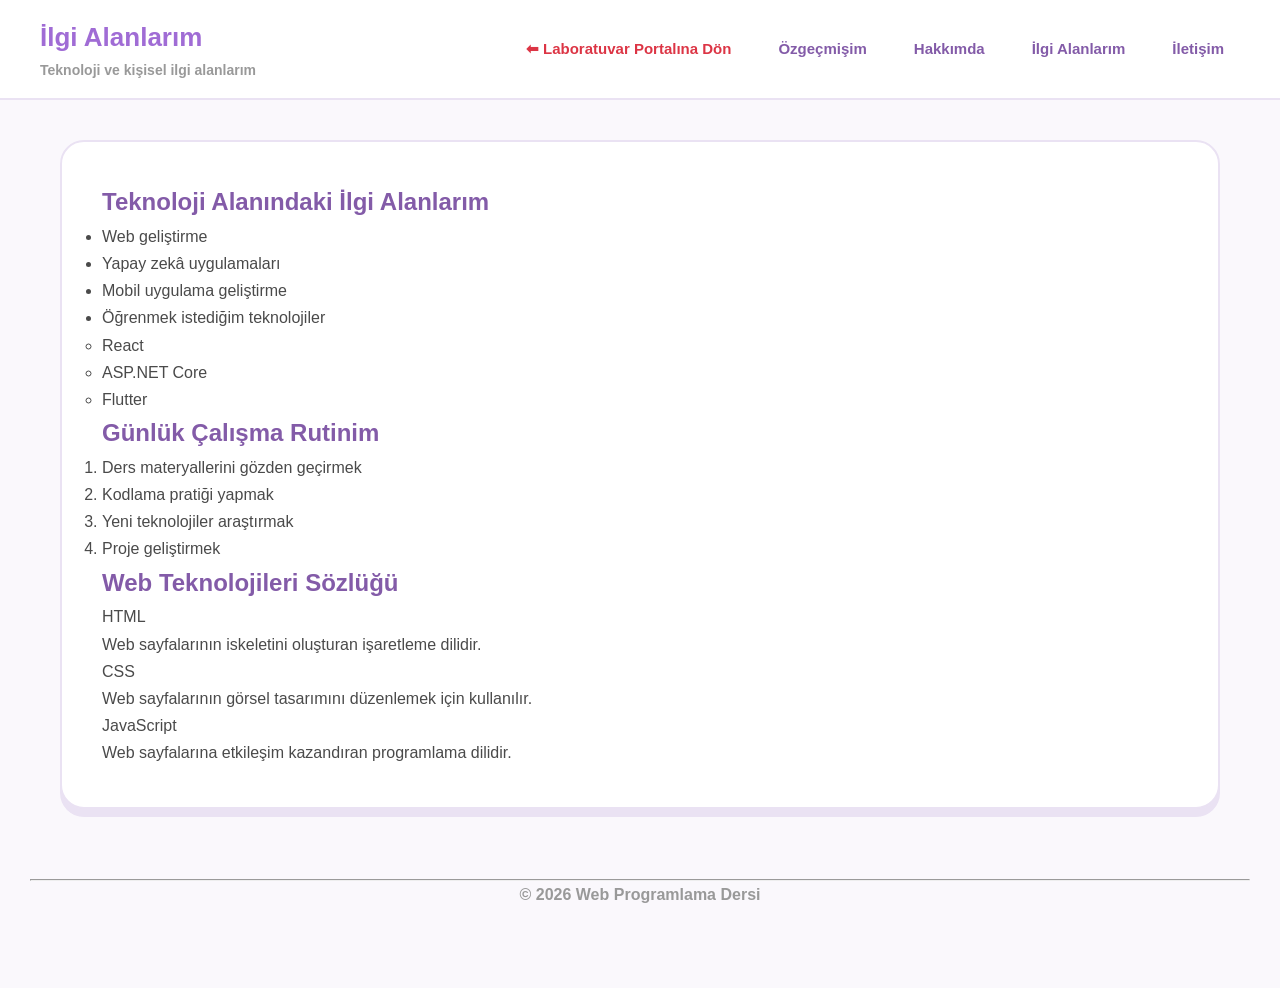
<file: index/interests.html>
<!DOCTYPE html>
<html lang="tr">
<head>
    <meta charset="UTF-8">
    <title>İlgi Alanlarım</title>
    <link rel="stylesheet" href="../styles/style.css">
</head>
<body>
    <header>
        <div class="header-left">
            <h1>İlgi Alanlarım</h1>
            <p>Teknoloji ve kişisel ilgi alanlarım</p>
        </div>
        <nav>
            <ul>
                <li><a href="index.html" style="color: #dc3545; font-weight: bold;">⬅ Laboratuvar Portalına Dön</a></li>
                <li><a href="cv.html">Özgeçmişim</a></li>
                <li><a href="about.html">Hakkımda</a></li>
                <li><a href="interests.html">İlgi Alanlarım</a></li>
                <li><a href="contact.html">İletişim</a></li>
            </ul>
        </nav>
    </header>

    <main class="container">
        <div class="content" style="width: 100%;">
            <h2>Teknoloji Alanındaki İlgi Alanlarım</h2>
            <ul>
                <li>Web geliştirme</li>
                <li>Yapay zekâ uygulamaları</li>
                <li>Mobil uygulama geliştirme</li>
                <li>Öğrenmek istediğim teknolojiler
                    <ul>
                        <li>React</li>
                        <li>ASP.NET Core</li>
                        <li>Flutter</li>
                    </ul>
                </li>
            </ul>

            <h2>Günlük Çalışma Rutinim</h2>
            <ol>
                <li>Ders materyallerini gözden geçirmek</li>
                <li>Kodlama pratiği yapmak</li>
                <li>Yeni teknolojiler araştırmak</li>
                <li>Proje geliştirmek</li>
            </ol>

            <h2>Web Teknolojileri Sözlüğü</h2>
            <dl>
                <dt>HTML</dt>
                <dd>Web sayfalarının iskeletini oluşturan işaretleme dilidir.</dd>
                <dt>CSS</dt>
                <dd>Web sayfalarının görsel tasarımını düzenlemek için kullanılır.</dd>
                <dt>JavaScript</dt>
                <dd>Web sayfalarına etkileşim kazandıran programlama dilidir.</dd>
            </dl>
        </div>
    </main>

    <footer>
        <hr>
        <p>&copy; 2026 Web Programlama Dersi</p>
    </footer>
</body>
</html>
</file>
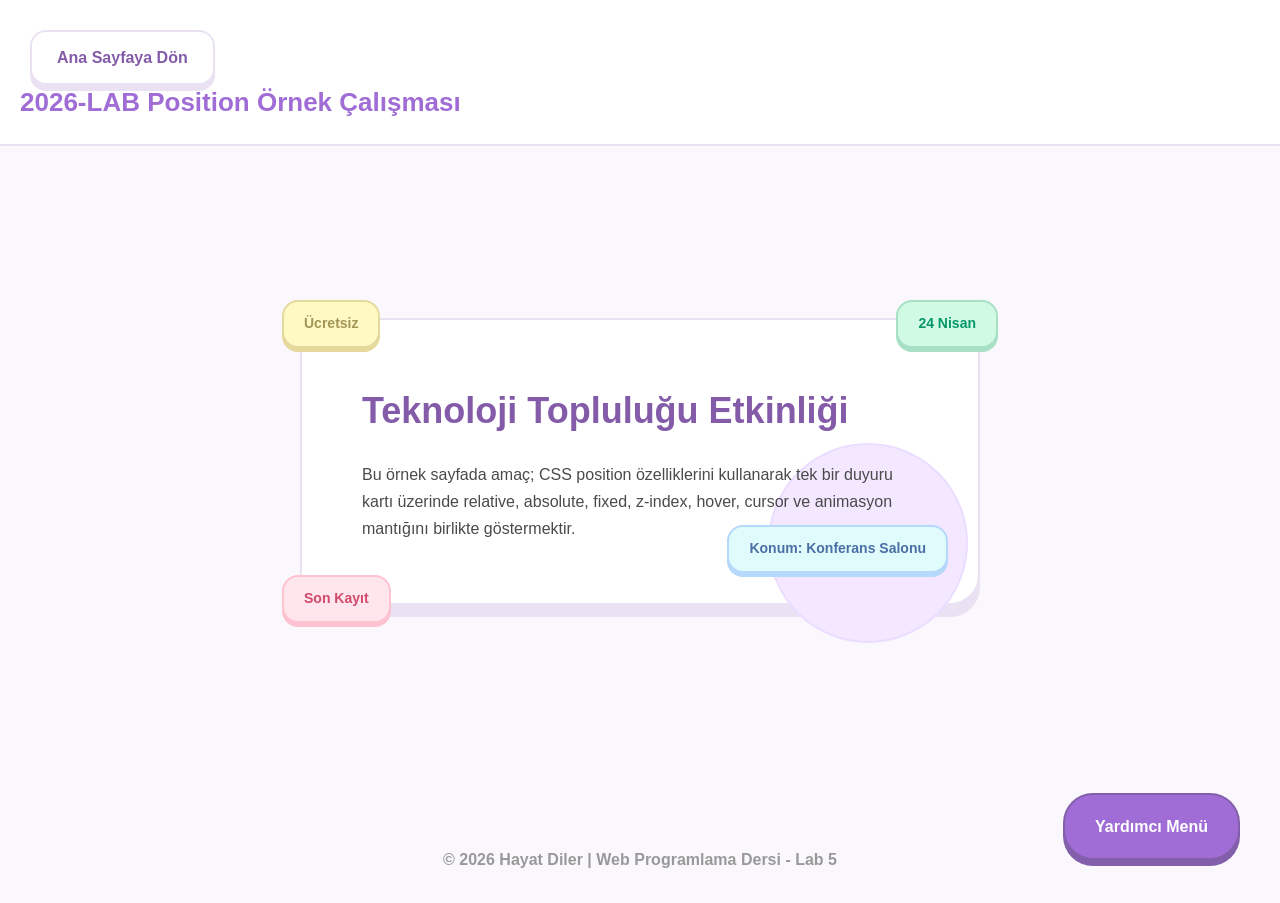
<file: index/lab-position.html>
<!DOCTYPE html>
<html lang="tr">
<head>
    <meta charset="UTF-8">
    <title>Lab 5: CSS Position Etkinliği</title>
    <link rel="stylesheet" href="../styles/style.css">
</head>
<body class="lab-body">

    <a href="index.html" class="fixed-back-btn">Ana Sayfaya Dön</a>
    <div class="fixed-helper">Yardımcı Menü</div>

    <header class="lab-header">
        <h1>2026-LAB Position Örnek Çalışması</h1>
    </header>

    <main class="lab-main-container">
        
        <div class="announcement-card">
            
            <div class="badge badge-free">Ücretsiz</div>
            <div class="badge badge-date">24 Nisan</div>
            <div class="badge badge-location">Konum: Konferans Salonu</div>
            <div class="badge badge-deadline">Son Kayıt</div>

            <div class="card-content">
                <h2>Teknoloji Topluluğu Etkinliği</h2>
                <p>Bu örnek sayfada amaç; CSS position özelliklerini kullanarak tek bir duyuru kartı üzerinde relative, absolute, fixed, z-index, hover, cursor ve animasyon mantığını birlikte göstermektir.</p>
            </div>

            <div class="decorative-circle"></div>
        </div>

    </main>

    <footer class="lab-footer">
        <p>&copy; 2026 Hayat Diler | Web Programlama Dersi - Lab 5</p>
    </footer>

</body>
</html>
</file>
<file: styles/style.css>
/* ========================================== */
/* 1. GENEL AYARLAR & PASTEL 3D KART TEMA     */
/* ========================================== */
* {
    box-sizing: border-box;
    margin: 0;
    padding: 0;
}

body {
    font-family: 'Segoe UI', Tahoma, Geneva, Verdana, sans-serif;
    background-color: #faf8fc; /* Çok hafif, ferah bir mor-beyaz */
    color: #4a4a4a;
    line-height: 1.7;
    padding-bottom: 50px;
}

h1, h2, h3 { color: #835ba8; font-weight: 800; }

/* ========================================== */
/* 2. HEADER VE ANA NAVİGASYON                */
/* ========================================== */
header {
    background-color: #ffffff;
    padding: 15px 40px;
    border-bottom: 2px solid #eae2f3;
    display: flex;
    justify-content: space-between;
    align-items: center;
}

header h1 { font-size: 26px; color: #a06cd5; } 
header p { font-size: 14px; color: #999; font-weight: 600;}

nav ul { list-style-type: none; display: flex; align-items: center; }
nav ul li { margin-left: 15px; }

nav ul li a {
    text-decoration: none;
    color: #835ba8; 
    font-weight: 700;
    font-size: 15px;
    padding: 10px 16px;
    border-radius: 12px;
    transition: all 0.2s ease;
}
nav ul li a:hover { 
    background-color: #f3e8ff; /* Açık lila arka plan */
    color: #6a4c93;
} 

/* ========================================== */
/* 3. PORTFOLYO KARTLARI (Hakkımda, İlgi Alanları) */
/* ========================================== */
.container {
    display: flex;
    gap: 30px;
    margin: 40px auto;
    max-width: 1200px;
    padding: 0 20px;
}

/* Kutu altındaki katı gölge (box-shadow) 3D fiziksel kart hissi verir */
.content {
    flex: 2;
    background-color: #ffffff;
    padding: 40px;
    border: 2px solid #eae2f3;
    border-radius: 24px;
    box-shadow: 0 8px 0 #eae2f3; 
}

/* Sidebar'ı pastel mavi tonlarıyla ayrıştırdık */
.sidebar {
    flex: 1;
    background-color: #ffffff;
    padding: 40px;
    border: 2px solid #cbe4ff;
    border-radius: 24px;
    box-shadow: 0 8px 0 #cbe4ff;
    color: #4a6fa5;
}

/* ========================================== */
/* 4. İLETİŞİM FORMU & EĞLENCELİ BUTONLAR     */
/* ========================================== */
.contact-container {
    width: 100%;
    max-width: 600px;
    margin: 40px auto;
    padding: 40px;
    background-color: #ffffff;
    border: 2px solid #eae2f3;
    border-radius: 24px;
    box-shadow: 0 8px 0 #eae2f3;
}

.contact-container h2 { text-align: center; margin-bottom: 25px; font-size: 28px; }
.contact-container label { display: block; margin-bottom: 8px; font-weight: 700; color: #666;}

.contact-container input[type="text"],
.contact-container input[type="email"],
.contact-container input[type="password"],
.contact-container select,
.contact-container textarea {
    width: 100%;
    padding: 15px;
    margin-bottom: 20px;
    border: 2px solid #eae2f3;
    border-radius: 12px;
    background-color: #fdfcff;
    color: #555;
    outline: none;
    font-weight: 600;
    transition: 0.2s;
}
.contact-container input:focus, .contact-container textarea:focus { 
    border-color: #b28dff; 
    background-color: #ffffff;
}

/* Eğlenceli 3D Tıklanabilir Butonlar */
.button-group { display: flex; gap: 20px; }
.btn-gonder, .btn-temizle {
    flex: 1; 
    padding: 16px; 
    border-radius: 16px; 
    border: none; 
    cursor: pointer; 
    font-weight: 800; 
    font-size: 16px; 
    transition: 0.1s; /* Çok hızlı tepki */
}
.btn-gonder { 
    background-color: #b28dff; color: white; 
    border-bottom: 5px solid #916bd9; /* Altındaki kalın 3D kısım */
}
.btn-gonder:active { 
    transform: translateY(5px); /* Tıklanınca aşağı çöker */
    border-bottom-width: 0px; 
    margin-bottom: 5px; 
}

.btn-temizle { 
    background-color: #ffb7b2; color: white; 
    border-bottom: 5px solid #e69a95; 
}
.btn-temizle:active { 
    transform: translateY(5px); 
    border-bottom-width: 0px; 
    margin-bottom: 5px; 
}

/* ========================================== */
/* 5. FLEXBOX ÖDEV BÖLÜMÜ                     */
/* ========================================== */
#flex-odev {
    display: flex; flex-direction: column; min-height: 80vh;
    background-color: #ffffff; padding: 40px; gap: 25px; 
    border: 2px solid #eae2f3; border-radius: 30px;
    box-shadow: 0 10px 0 #eae2f3;
    margin: 40px auto; max-width: 1200px;
}

.flex-navbar { 
    display: flex; height: 70px; justify-content: space-between; align-items: center; 
    background: #faf8fc; padding: 0 30px; 
    border: 2px solid #eae2f3; border-radius: 16px; 
}
.flex-navbar .logo { font-size: 22px; font-weight: 900; color: #ff8fab; }
.flex-links { display: flex; list-style: none; gap: 25px; }
.flex-links a { text-decoration: none; color: #835ba8; font-weight: 700; }

.flex-hero { display: flex; flex-direction: row; min-height: 30vh; gap: 25px; }
.hero-content { flex: 1.2; background: #ffffff; border: 2px solid #eae2f3; border-radius: 20px; padding: 40px; display: flex; flex-direction: column; justify-content: center; box-shadow: 0 6px 0 #eae2f3;}
.hero-image { flex: 0.8; background: #e0fbfc; border: 2px solid #b6d8fa; border-radius: 20px; display: flex; justify-content: center; align-items: center; color: #4a6fa5; font-weight: bold; font-size: 20px; box-shadow: 0 6px 0 #b6d8fa;}

.flex-cards { display: flex; flex-wrap: wrap; gap: 20px; }
.f-card { 
    flex: 1 1 calc(33.33% - 20px); background: #ffffff; 
    border: 2px solid #eae2f3; border-radius: 16px;
    display: flex; flex-direction: column; justify-content: center; align-items: center;
    padding: 30px 15px; text-align: center; box-shadow: 0 6px 0 #eae2f3;
    transition: 0.2s;
}
.f-card:hover { transform: translateY(-4px); border-color: #b28dff; box-shadow: 0 6px 0 #b28dff; }

/* Renkli Pastel 3D Kutular */
.flex-grow-area { display: flex; min-height: 15vh; gap: 20px; align-items: stretch; }
.grow-1, .grow-2, .grow-3 { display: flex; flex-direction: column; justify-content: center; align-items: center; border-radius: 16px; padding: 20px; font-weight: bold;}
.grow-1 { flex-grow: 1; background: #d8ecff; border: 2px solid #b6d8fa; box-shadow: 0 6px 0 #b6d8fa; color: #4a6fa5; } /* Mavi */
.grow-2 { flex-grow: 2; background: #f3e8ff; border: 2px solid #eaddff; box-shadow: 0 6px 0 #eaddff; color: #835ba8; } /* Mor */
.grow-3 { flex-grow: 1; background: #ffe5ec; border: 2px solid #ffc2d1; box-shadow: 0 6px 0 #ffc2d1; color: #d1496b; } /* Pembe */

.flex-btn { background: #ff8fab; color: white; border: none; padding: 14px 28px; border-radius: 16px; border-bottom: 4px solid #e56b82; cursor: pointer; font-weight: 800; font-size: 15px; transition: 0.1s;}
.flex-btn:active { transform: translateY(4px); border-bottom-width: 0px; margin-bottom: 4px;}

.flex-bottom { display: flex; height: 70px; justify-content: center; align-items: center; background: #faf8fc; border: 2px solid #eae2f3; border-radius: 16px; font-weight: bold; color: #999;}

/* ========================================== */
/* 6. LAB 5: CSS POSITION KODLARI             */
/* ========================================== */
.lab-body { margin: 0; padding: 0; background-color: #faf8fc; }
.lab-header { text-align: center; padding: 20px; padding-top: 80px; }
.lab-main-container { display: flex; justify-content: center; align-items: center; min-height: 70vh; padding: 20px; }

.announcement-card {
    position: relative; width: 680px;
    background: #ffffff;
    border: 2px solid #eae2f3; border-radius: 30px; padding: 60px;
    box-shadow: 0 12px 0 #eae2f3; z-index: 1;
}

/* Tatlı Çerçeveli Rozetler */
.badge { position: absolute; padding: 10px 20px; border-radius: 16px; font-weight: 800; font-size: 14px; z-index: 10; border: 2px solid; transition: transform 0.2s ease; }
.badge:hover { cursor: pointer; transform: translateY(-4px) scale(1.02); }

.badge-free { top: -20px; left: -20px; background-color: #fff9c4; color: #a39556; border-color: #e5d99c; box-shadow: 0 4px 0 #e5d99c;} 
.badge-date { top: -20px; right: -20px; background-color: #d1fae5; color: #059669; border-color: #a7e0c4; box-shadow: 0 4px 0 #a7e0c4;} 
.badge-location { bottom: 30px; right: 30px; background-color: #e0fbfc; color: #4a6fa5; border-color: #b6d8fa; box-shadow: 0 4px 0 #b6d8fa; cursor: crosshair; }
.badge-deadline { bottom: -20px; left: -20px; background-color: #ffe5ec; color: #d1496b; border-color: #ffc2d1; box-shadow: 0 4px 0 #ffc2d1; cursor: help; }

.card-content { position: relative; z-index: 5; }
.card-content h2 { margin-top: 0; font-size: 36px; color: #835ba8; margin-bottom: 20px; }
.decorative-circle { position: absolute; width: 200px; height: 200px; background-color: #f3e8ff; border: 2px solid #eaddff; border-radius: 50%; bottom: -40px; right: 10px; z-index: 2; }

.fixed-back-btn { position: fixed; top: 30px; left: 30px; background-color: #ffffff; color: #835ba8; padding: 12px 25px; border-radius: 16px; text-decoration: none; font-weight: 800; border: 2px solid #eae2f3; box-shadow: 0 6px 0 #eae2f3; z-index: 100; transition: 0.1s; }
.fixed-back-btn:active { transform: translateY(4px); box-shadow: 0 2px 0 #eae2f3; }

.fixed-helper { position: fixed; bottom: 40px; right: 40px; background-color: #a06cd5; color: white; padding: 18px 30px; border-radius: 30px; font-weight: 800; font-size: 16px; border: 2px solid #825eab; box-shadow: 0 6px 0 #825eab; z-index: 100; cursor: pointer; transition: 0.1s;}
.fixed-helper:active { transform: translateY(4px); box-shadow: 0 2px 0 #825eab; }

/* ========================================== */
/* 7. JS UYGULAMALARI (LAB 6)                 */
/* ========================================== */
.js-apps-container { display: flex; gap: 40px; justify-content: center; padding: 40px 20px; }
.app-card { background: #ffffff; padding: 30px; border-radius: 24px; border: 2px solid #eae2f3; box-shadow: 0 8px 0 #eae2f3; width: 350px; display: flex; flex-direction: column; gap: 15px; }
.app-card h3 { margin-bottom: 10px; color: #835ba8; font-size: 22px; border-bottom: 2px dashed #eae2f3; padding-bottom: 15px;}
.app-card input, .app-card select { padding: 15px; border: 2px solid #eae2f3; border-radius: 12px; background: #fdfcff; font-weight: 600; outline: none; transition: 0.2s; }
.app-card input:focus, .app-card select:focus { border-color: #b28dff; }

.app-card button { padding: 16px; background-color: #ffb7b2; color: white; border: none; border-bottom: 5px solid #e69a95; cursor: pointer; font-weight: 800; border-radius: 16px; font-size: 16px; transition: 0.1s; }
.app-card button:active { transform: translateY(4px); border-bottom-width: 0px; margin-bottom: 4px; }
.app-card button.btn-blue { background-color: #b28dff; border-bottom: 5px solid #916bd9; }

.result-box { margin-top: 10px; padding: 20px; background-color: #faf8fc; border: 2px dashed #eae2f3; border-radius: 16px; min-height: 80px; color: #6a4c93; font-weight: 600;}
.result-box-green { margin-top: 10px; padding: 20px; background-color: #e0fbfc; border: 2px solid #b6d8fa; color: #4a6fa5; font-weight: 800; text-align: center; border-radius: 16px; }

/* FOOTER */
footer { text-align: center; margin-top: 40px; padding: 30px; color: #999; font-weight: 600;}
</file>
<file: styles/hafta7.css>
body { transition: background-color 0.3s, color 0.3s; }
        .hero-section { padding: 80px 0; }
        .number-badge { 
            width: 30px; height: 30px; 
            display: inline-flex; align-items: center; justify-content: center; 
            border-radius: 5px; font-weight: bold; margin-bottom: 15px; 
        }
</file>
